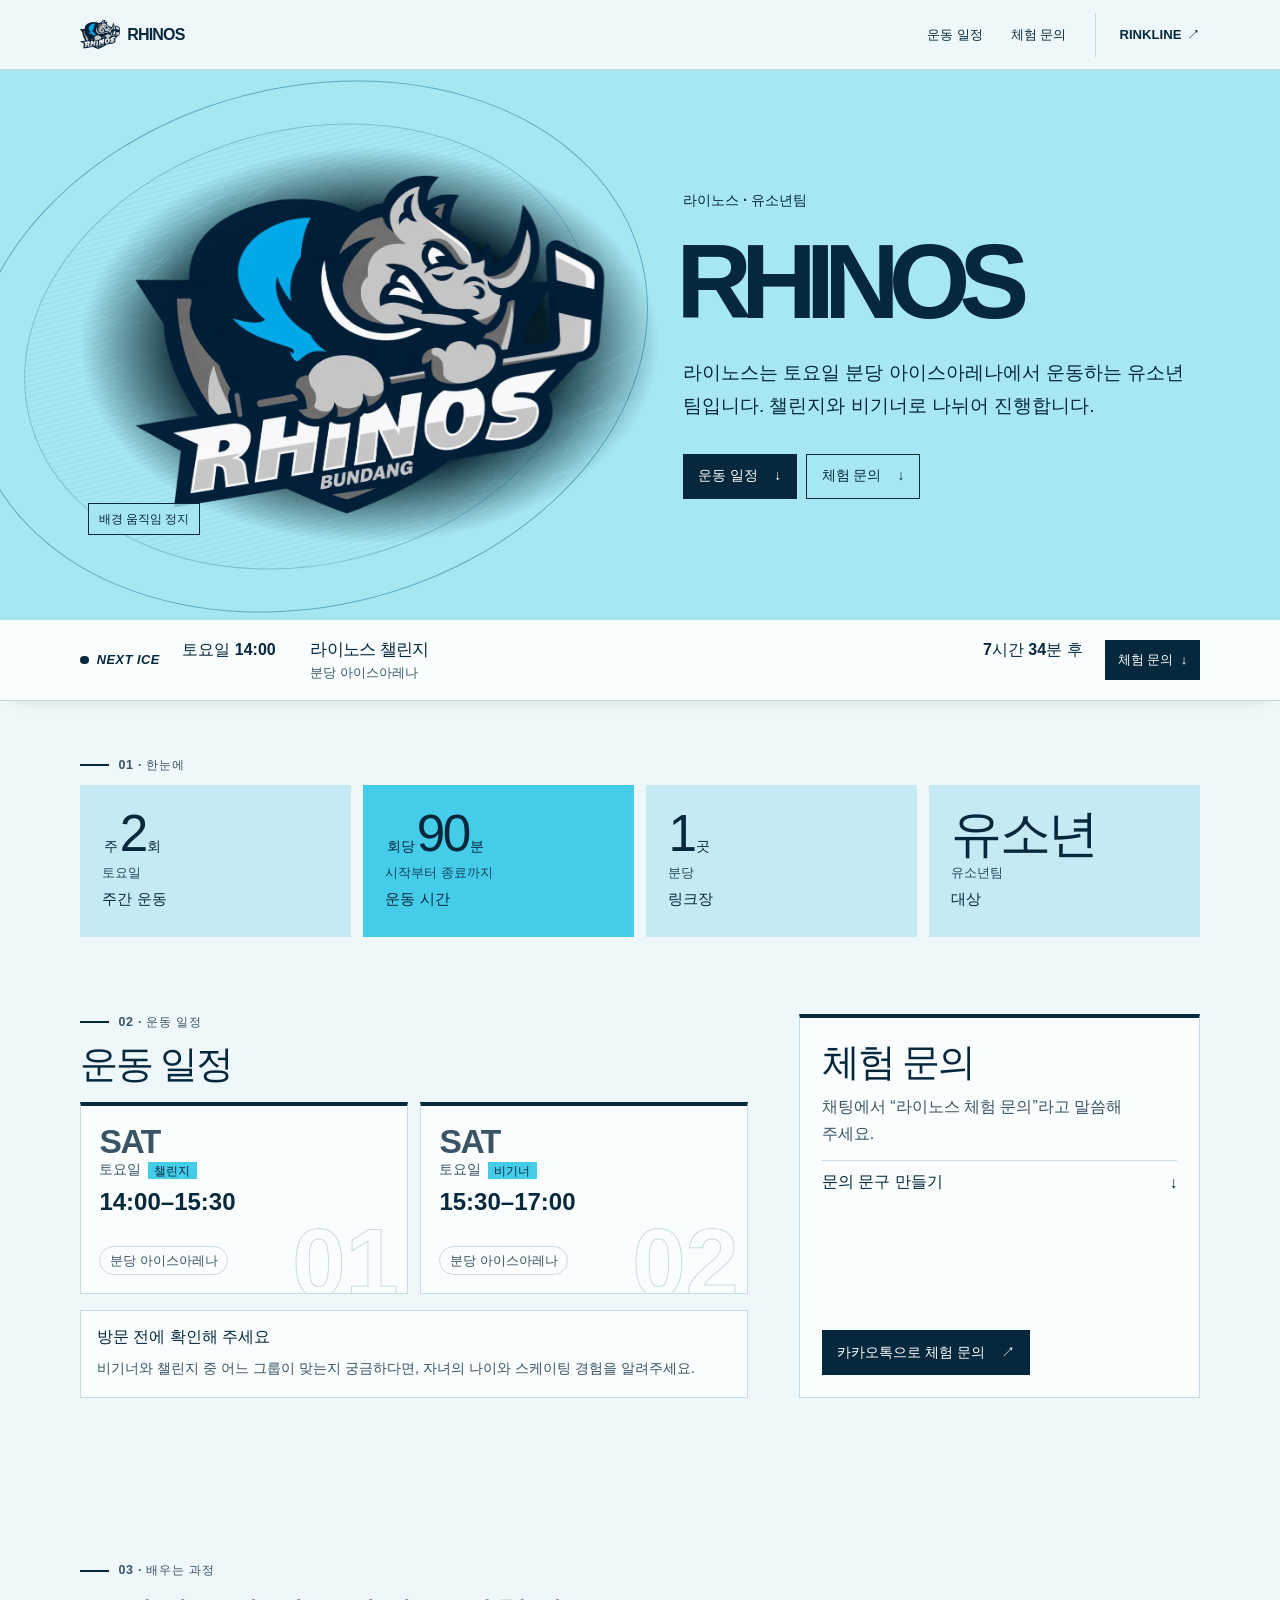
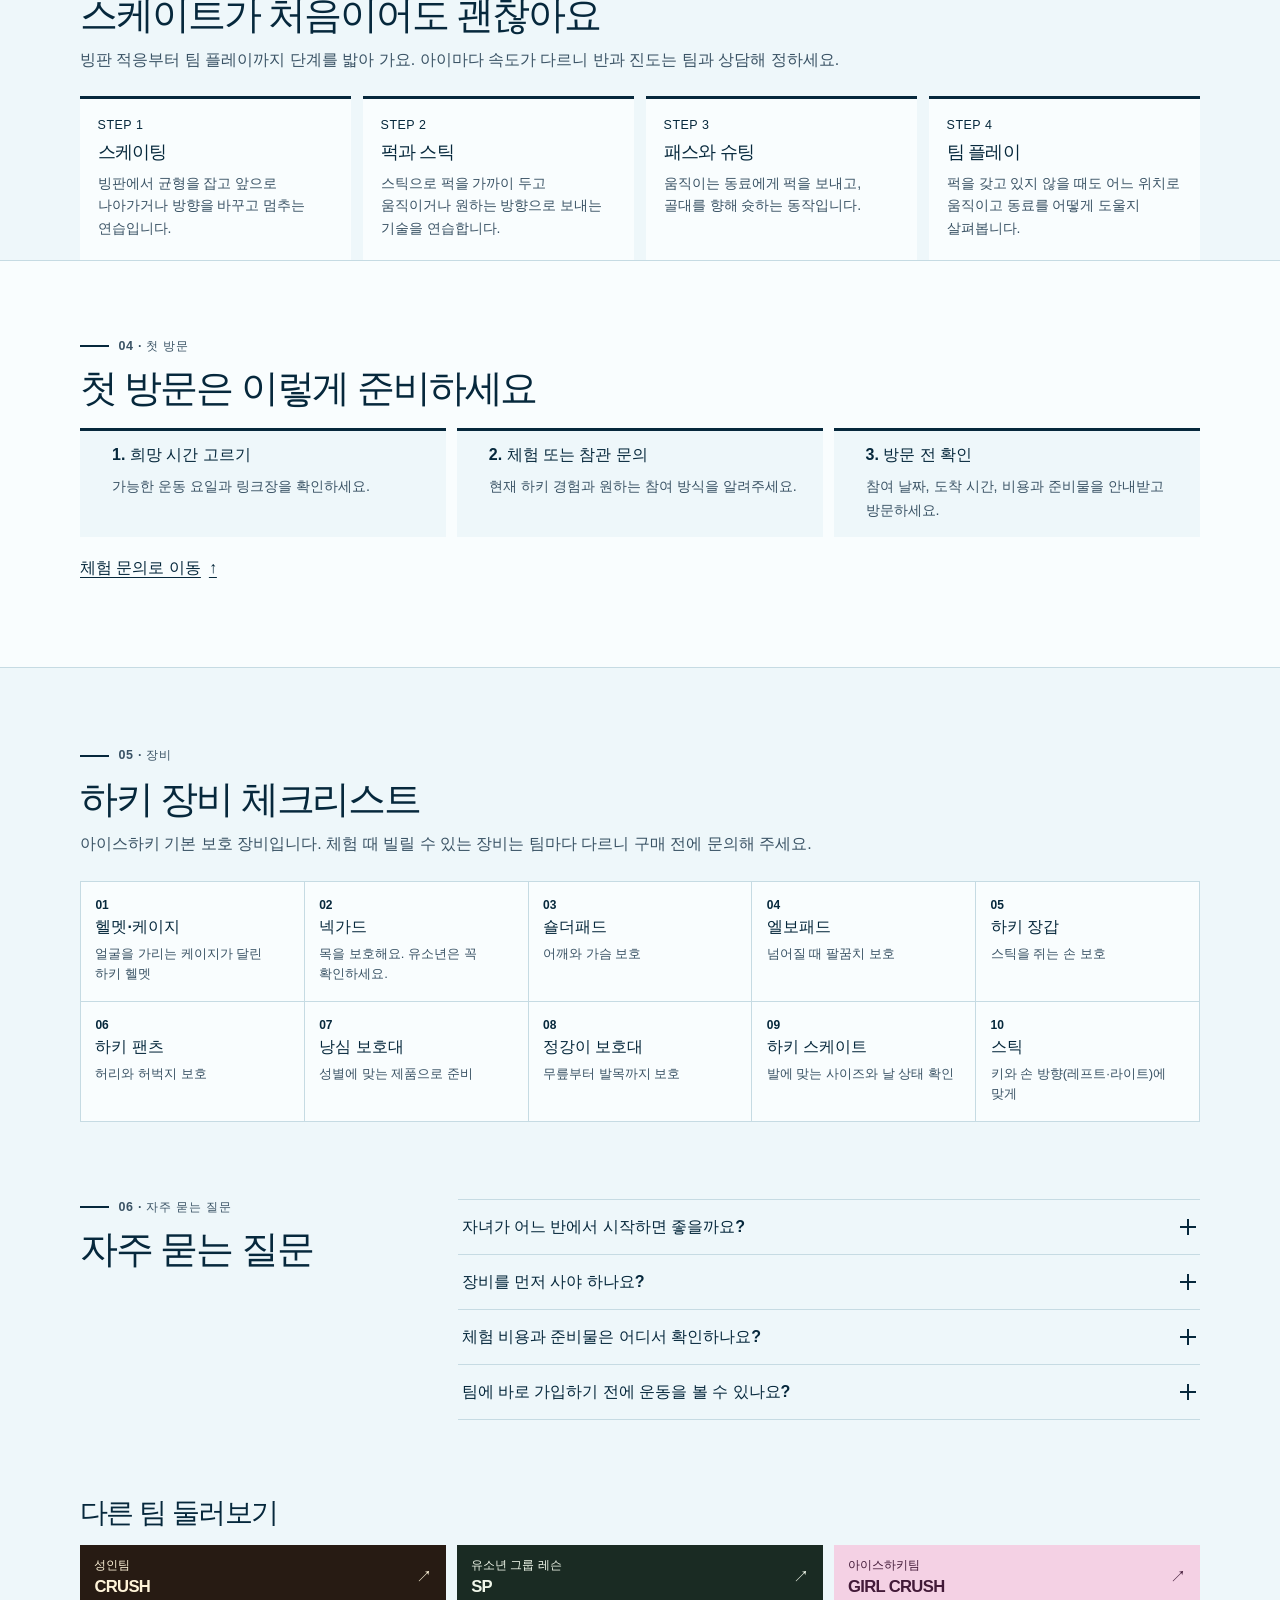
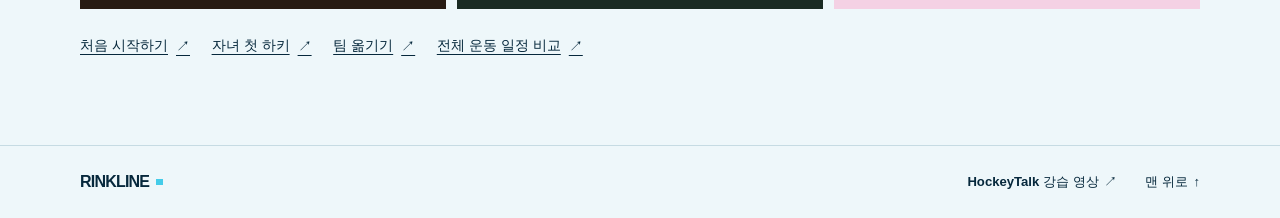
<file: index.html>
<!doctype html>
<html lang="ko">
<head>
  <meta charset="utf-8">
  <meta name="viewport" content="width=device-width, initial-scale=1">
  <title>라이노스 | 분당 유소년 아이스하키 팀 – 링크라인 하키</title>
  <meta name="description" content="라이노스는 토요일 분당 아이스아레나에서 챌린지·비기너 반으로 운동하는 유소년 아이스하키 팀입니다. 자녀에게 맞는 반과 체험 방법을 확인하세요.">
  <link rel="canonical" href="https://wooengcompany.github.io/Rhinos-Hockey/">
  <meta property="og:type" content="website">
  <meta property="og:locale" content="ko_KR">
  <meta property="og:site_name" content="라이노스">
  <meta property="og:title" content="라이노스 | 분당 유소년 아이스하키 팀 – 링크라인 하키">
  <meta property="og:description" content="라이노스는 토요일 분당 아이스아레나에서 챌린지·비기너 반으로 운동하는 유소년 아이스하키 팀입니다. 자녀에게 맞는 반과 체험 방법을 확인하세요.">
  <meta property="og:url" content="https://wooengcompany.github.io/Rhinos-Hockey/">
  <meta property="og:image" content="https://wooengcompany.github.io/Rhinos-Hockey/logo.png">
  <link rel="icon" type="image/png" href="./favicon.png">
  <link rel="stylesheet" href="./style.css">
  <script type="application/ld+json">{"@context":"https://schema.org","@graph":[{"@type":"WebSite","@id":"https://wooengcompany.github.io/Rhinos-Hockey/#website","name":"라이노스","url":"https://wooengcompany.github.io/Rhinos-Hockey/","inLanguage":"ko"},{"@type":"WebPage","@id":"https://wooengcompany.github.io/Rhinos-Hockey/#webpage","name":"라이노스 | 분당 유소년 아이스하키 팀 – 링크라인 하키","description":"라이노스는 토요일 분당 아이스아레나에서 챌린지·비기너 반으로 운동하는 유소년 아이스하키 팀입니다. 자녀에게 맞는 반과 체험 방법을 확인하세요.","url":"https://wooengcompany.github.io/Rhinos-Hockey/","inLanguage":"ko","isPartOf":{"@id":"https://wooengcompany.github.io/Rhinos-Hockey/#website"},"about":{"@id":"https://wooengcompany.github.io/Rhinos-Hockey/#team"}},{"@type":"SportsTeam","@id":"https://wooengcompany.github.io/Rhinos-Hockey/#team","name":"라이노스","alternateName":"RHINOS","sport":"Ice hockey","url":"https://wooengcompany.github.io/Rhinos-Hockey/","logo":"https://wooengcompany.github.io/Rhinos-Hockey/logo.png","location":[{"@type":"Place","name":"분당 아이스아레나"}],"memberOf":{"@id":"https://wooengcompany.github.io/Rinkline/#organization"}}]}</script>
  <script type="module" src="./practice-clock.mjs"></script>
  <script type="module" src="./inquiry-draft.mjs"></script>
</head>
<body>
<div class="site site-rhinos theme-rhinos">
    
    <a class="skip-link" href="#main">본문으로 건너뛰기</a>
    <header class="site-header">
      <div class="wrap nav-inner">
        <a class="brand" href="./">
          <img src="./logo.webp" width="40" height="40" alt="">
          <span>RHINOS</span>
        </a>
        <nav aria-label="주 메뉴">
          <a href="#schedule">운동 일정</a><a href="#join">체험 문의</a>
          <a class="hub-link" href="https://wooengcompany.github.io/Rinkline/">RINKLINE<span class="arrow" aria-hidden="true">↗</span></a>
        </nav>
      </div>
    </header>
    
    <main id="main">
      <section class="team-hero" aria-labelledby="team-title">
    <div class="wrap team-hero-inner">
      <div class="team-intro">
        <p class="eyebrow">라이노스 · 유소년팀</p>
        <h1 class="display" id="team-title">RHINOS</h1>
        <p class="hero-description">라이노스는 토요일 분당 아이스아레나에서 운동하는 유소년 팀입니다. 챌린지와 비기너로 나뉘어 진행합니다.</p>
        <div class="hero-actions">
          <a class="button " href="#schedule">운동 일정<span class="arrow" aria-hidden="true">↓</span></a>
          <a class="button button-outline" href="#join">체험 문의<span class="arrow" aria-hidden="true">↓</span></a>
        </div>
      </div>
      <div class="team-poster">
        <video class="hero-video" autoplay muted loop playsinline preload="metadata" poster="./ice-texture.webp" aria-hidden="true" tabindex="-1">
      <source src="./hero.mp4" type="video/mp4">
    </video>
        <div class="poster-detail" aria-hidden="true"></div>
        <img src="./logo.webp" width="1145" height="826" alt="" fetchpriority="high">
        <button type="button" class="video-toggle" aria-pressed="false" hidden>배경 움직임 정지</button>
      </div>
    </div>
  </section>
  <div class="next-practice" data-next-practice="1" hidden>
    <div class="wrap next-practice-inner">
      <p class="next-up-label">NEXT ICE</p>
      <ol></ol>
      <a class="next-cta" href="#join">체험 문의<span class="arrow" aria-hidden="true">↓</span></a>
    </div>
  </div>
      <section class="wrap team-stats" aria-labelledby="stats-title">
    <p class="chapter">01 · 한눈에</p>
    <h2 class="visually-hidden" id="stats-title">라이노스 한눈에 보기</h2>
    <dl class="stat-cards">
      <div>
        <dt>주간 운동</dt>
        <dd><span class="stat-value"><small>주</small>2<small>회</small></span><span class="stat-note">토요일</span></dd>
      </div><div>
        <dt>운동 시간</dt>
        <dd><span class="stat-value"><small>회당</small>90<small>분</small></span><span class="stat-note">시작부터 종료까지</span></dd>
      </div><div>
        <dt>링크장</dt>
        <dd><span class="stat-value">1<small>곳</small></span><span class="stat-note">분당</span></dd>
      </div><div>
        <dt>대상</dt>
        <dd><span class="stat-value">유소년</span><span class="stat-note">유소년팀</span></dd>
      </div>
    </dl>
  </section>
      <div class="wrap section team-details">
        <section id="schedule" aria-labelledby="schedule-title">
          <p class="chapter">02 · 운동 일정</p>
          <h2 id="schedule-title">운동 일정</h2>
          <ul class="schedule-list"><li class="schedule-row" data-day="토요일" data-region="분당" data-team="라이노스 챌린지" data-place="분당 아이스아레나">
      <span class="schedule-day"><b class="schedule-code" aria-hidden="true">SAT</b>토요일<small>챌린지</small></span>
      <span class="schedule-time"><time datetime="14:00">14:00</time><span aria-hidden="true">–</span><span class="visually-hidden">부터 </span><time datetime="15:30">15:30</time></span>
      <a class="schedule-place" href="https://map.naver.com/p/search/%EB%B6%84%EB%8B%B9%20%EC%95%84%EC%9D%B4%EC%8A%A4%EC%95%84%EB%A0%88%EB%82%98">분당 아이스아레나<span class="visually-hidden"> 지도 보기</span></a>
    </li><li class="schedule-row" data-day="토요일" data-region="분당" data-team="라이노스 비기너" data-place="분당 아이스아레나">
      <span class="schedule-day"><b class="schedule-code" aria-hidden="true">SAT</b>토요일<small>비기너</small></span>
      <span class="schedule-time"><time datetime="15:30">15:30</time><span aria-hidden="true">–</span><span class="visually-hidden">부터 </span><time datetime="17:00">17:00</time></span>
      <a class="schedule-place" href="https://map.naver.com/p/search/%EB%B6%84%EB%8B%B9%20%EC%95%84%EC%9D%B4%EC%8A%A4%EC%95%84%EB%A0%88%EB%82%98">분당 아이스아레나<span class="visually-hidden"> 지도 보기</span></a>
    </li></ul>
          <div class="visit-note"><h3>방문 전에 확인해 주세요</h3><p>비기너와 챌린지 중 어느 그룹이 맞는지 궁금하다면, 자녀의 나이와 스케이팅 경험을 알려주세요.</p></div>
        </section>
        <section class="join-panel" id="join" aria-labelledby="join-title">
    <div>
      <h2 id="join-title">체험 문의</h2>
      <p>채팅에서 “라이노스 체험 문의”라고 말씀해 주세요.</p>
        <details class="inquiry-draft" data-team="라이노스" hidden>
          <summary>문의 문구 만들기<span class="arrow" aria-hidden="true">↓</span></summary>
          <p class="draft-help">문구를 복사한 뒤 채팅이나 이메일에서 빈칸을 채워 보내세요.</p>
          <div class="draft-controls">
            <label>문의 목적
              <select name="purpose">
                <option value="youth">자녀 체험</option>
                <option value="transfer">팀 이동</option>
                <option value="watch">훈련 참관</option>
              </select>
            </label>
            <label>희망 일정
              <select name="session">
                <option value="">일정 상담</option>
                <option>토요일 챌린지 14:00–15:30 · 분당 아이스아레나</option><option>토요일 비기너 15:30–17:00 · 분당 아이스아레나</option>
              </select>
            </label>
          </div>
          <label class="draft-message">보낼 문구<textarea readonly rows="6"></textarea></label>
          <div class="draft-feedback"><button type="button" class="copy-draft" hidden>문구 복사</button><span role="status"></span></div>
        </details>
    </div>
    <a class="button " href="https://open.kakao.com/o/sJYblUYi">카카오톡으로 체험 문의<span class="arrow" aria-hidden="true">↗</span></a>
  </section>
      </div>
      <section class="wrap section learn" aria-labelledby="learn-title">
    <div class="section-heading">
      <p class="chapter">03 · 배우는 과정</p>
      <h2 id="learn-title">스케이트가 처음이어도 괜찮아요</h2>
      <p>빙판 적응부터 팀 플레이까지 단계를 밟아 가요. 아이마다 속도가 다르니 반과 진도는 팀과 상담해 정하세요.</p>
    </div>
    <ol class="learn-steps">
      <li><span class="learn-step">STEP 1</span><strong>스케이팅</strong><p>빙판에서 균형을 잡고 앞으로 나아가거나 방향을 바꾸고 멈추는 연습입니다.</p></li><li><span class="learn-step">STEP 2</span><strong>퍽과 스틱</strong><p>스틱으로 퍽을 가까이 두고 움직이거나 원하는 방향으로 보내는 기술을 연습합니다.</p></li><li><span class="learn-step">STEP 3</span><strong>패스와 슈팅</strong><p>움직이는 동료에게 퍽을 보내고, 골대를 향해 슛하는 동작입니다.</p></li><li><span class="learn-step">STEP 4</span><strong>팀 플레이</strong><p>퍽을 갖고 있지 않을 때도 어느 위치로 움직이고 동료를 어떻게 도울지 살펴봅니다.</p></li>
    </ol>
  </section>
      <section class="visit-section" aria-labelledby="visit-title">
        <div class="wrap section">
          <p class="chapter">04 · 첫 방문</p>
          <h2 id="visit-title">첫 방문은 이렇게 준비하세요</h2>
          <ol class="visit-steps">
            <li><strong>희망 시간 고르기</strong><p>가능한 운동 요일과 링크장을 확인하세요.</p></li>
            <li><strong>체험 또는 참관 문의</strong><p>현재 하키 경험과 원하는 참여 방식을 알려주세요.</p></li>
            <li><strong>방문 전 확인</strong><p>참여 날짜, 도착 시간, 비용과 준비물을 안내받고 방문하세요.</p></li>
          </ol>
          <a class="text-link" href="#join">체험 문의로 이동<span class="arrow" aria-hidden="true">↑</span></a>
        </div>
      </section>
      <section class="wrap section gear" aria-labelledby="gear-title">
    <div class="section-heading">
      <p class="chapter">05 · 장비</p>
      <h2 id="gear-title">하키 장비 체크리스트</h2>
      <p>아이스하키 기본 보호 장비입니다. 체험 때 빌릴 수 있는 장비는 팀마다 다르니 구매 전에 문의해 주세요.</p>
    </div>
    <ol class="gear-list">
      <li><strong>헬멧·케이지</strong><span>얼굴을 가리는 케이지가 달린 하키 헬멧</span></li><li><strong>넥가드</strong><span>목을 보호해요. 유소년은 꼭 확인하세요.</span></li><li><strong>숄더패드</strong><span>어깨와 가슴 보호</span></li><li><strong>엘보패드</strong><span>넘어질 때 팔꿈치 보호</span></li><li><strong>하키 장갑</strong><span>스틱을 쥐는 손 보호</span></li><li><strong>하키 팬츠</strong><span>허리와 허벅지 보호</span></li><li><strong>낭심 보호대</strong><span>성별에 맞는 제품으로 준비</span></li><li><strong>정강이 보호대</strong><span>무릎부터 발목까지 보호</span></li><li><strong>하키 스케이트</strong><span>발에 맞는 사이즈와 날 상태 확인</span></li><li><strong>스틱</strong><span>키와 손 방향(레프트·라이트)에 맞게</span></li>
    </ol>
  </section>
      <section class="wrap section faq-section" aria-labelledby="faq-title">
    <div><p class="chapter">06 · 자주 묻는 질문</p><h2 id="faq-title">자주 묻는 질문</h2></div>
    <div class="faq-list">
      <details><summary>자녀가 어느 반에서 시작하면 좋을까요?<span aria-hidden="true"></span></summary><p>자녀의 나이와 스케이트 경험을 알려주세요. 라이노스는 비기너와 챌린지 시간이 따로 있고, SP는 그룹 레슨의 참여 대상과 운영 방식을 문의할 수 있어요.</p></details><details><summary>장비를 먼저 사야 하나요?<span aria-hidden="true"></span></summary><p>구매 전에 체험에 필요한 장비와 대여 가능한 품목을 확인해 보세요. 장비가 있다면 보유한 품목을 알려주면 준비물을 안내받기 쉽습니다.</p></details><details><summary>체험 비용과 준비물은 어디서 확인하나요?<span aria-hidden="true"></span></summary><p>희망 팀 페이지의 문의 채널에서 체험 비용, 장비 대여 여부, 준비물과 도착 시간을 확인해 주세요.</p></details><details><summary>팀에 바로 가입하기 전에 운동을 볼 수 있나요?<span aria-hidden="true"></span></summary><p>체험이나 참관이 가능한 날짜를 팀에 문의해 주세요. 기존 하키 경험과 방문 가능한 요일을 함께 알려주면 이야기를 시작하기 쉽습니다.</p></details>
    </div>
  </section>
      <section class="wrap section nearby" aria-labelledby="nearby-title">
        <h2 id="nearby-title">다른 팀 둘러보기</h2>
        <div class="nearby-links">
          <a class="theme-crush" href="https://wooengcompany.github.io/Crush-Hockey/">
            <span><small>성인팀</small><strong>CRUSH</strong></span><span class="arrow" aria-hidden="true">↗</span>
          </a><a class="theme-sp" href="https://wooengcompany.github.io/SP-Hockey/">
            <span><small>유소년 그룹 레슨</small><strong>SP</strong></span><span class="arrow" aria-hidden="true">↗</span>
          </a><a class="theme-girlcrush" href="https://wooengcompany.github.io/Girlcrush-Hockey/">
            <span><small>아이스하키팀</small><strong>GIRL CRUSH</strong></span><span class="arrow" aria-hidden="true">↗</span>
          </a>
        </div>
        <div class="team-guide-links">
          <a class="text-link" href="https://wooengcompany.github.io/Rinkline/#start">처음 시작하기<span class="arrow" aria-hidden="true">↗</span></a><a class="text-link" href="https://wooengcompany.github.io/Rinkline/#youth">자녀 첫 하키<span class="arrow" aria-hidden="true">↗</span></a><a class="text-link" href="https://wooengcompany.github.io/Rinkline/#transfer">팀 옮기기<span class="arrow" aria-hidden="true">↗</span></a>
          <a class="text-link" href="https://wooengcompany.github.io/Rinkline/#schedule">전체 운동 일정 비교<span class="arrow" aria-hidden="true">↗</span></a>
        </div>
      </section>
      <a class="sticky-cta" href="#join">라이노스 체험 문의<span class="arrow" aria-hidden="true">↑</span></a>
    </main>
    
    <footer class="site-footer">
      <div class="wrap footer-inner">
        <a class="brand" href="https://wooengcompany.github.io/Rinkline/">RINKLINE<span class="brand-dot" aria-hidden="true"></span></a>
        <nav aria-label="하단 메뉴">
          <a href="https://wooengcompany.github.io/HockeyTalk/">HockeyTalk 강습 영상<span class="arrow" aria-hidden="true">↗</span></a>
          <a href="#main">맨 위로<span class="arrow" aria-hidden="true">↑</span></a>
        </nav>
      </div>
    </footer>
  </div>
</body>
</html>
</file>
<file: style.css>
:root {
  color-scheme: light;
  font-family: Arial, "Apple SD Gothic Neo", "Malgun Gothic", sans-serif;
  font-synthesis: none;
  scroll-padding-top: 1rem;
}

*, *::before, *::after { box-sizing: border-box; }
body { margin: 0; }
h1, h2, h3, p, ul { margin: 0; }
a { color: inherit; text-decoration: none; }
img { display: block; max-width: 100%; height: auto; }
:focus-visible { outline: 3px solid var(--focus-ring, currentColor); outline-offset: 4px; }

.theme-hub {
  --paper: #f4f3ea;
  --panel: #fffef8;
  --ink: #102433;
  --muted: #425462;
  --line: #d5d9d3;
  --accent: #c82b37;
  --action: #a9212c;
  --action-ink: #fff;
  --field: #102433;
  --field-ink: #f4f3ea;
  --card-bg: #102433;
  --card-ink: #fffef8;
}

.theme-crush {
  --paper: #fbf5e5;
  --panel: #fffcf4;
  --ink: #241b13;
  --muted: #5a4c37;
  --line: #ddceac;
  --accent: #ffc63c;
  --action: #ffc63c;
  --action-ink: #241b13;
  --field: #1e1812;
  --field-ink: #fff3cf;
  --card-bg: #271b13;
  --card-ink: #fff4d9;
  --action-text: #7a5200;
}

.theme-rhinos {
  --paper: #eef7fa;
  --panel: #f9fdfe;
  --ink: #06283c;
  --muted: #3a5365;
  --line: #c6dbe3;
  --accent: #44cce9;
  --action: #06283c;
  --action-ink: #fff;
  --field: #a6e7f2;
  --field-ink: #06283c;
  --card-bg: #c5eaf3;
  --card-ink: #06283c;
}

.theme-sp {
  --paper: #eef1eb;
  --panel: #f9fbf6;
  --ink: #151c1b;
  --muted: #424e49;
  --line: #cdd6cd;
  --accent: #aee389;
  --action: #aee389;
  --action-ink: #151c1b;
  --field: #14231e;
  --field-ink: #f1f8eb;
  --card-bg: #1a2b23;
  --card-ink: #f1f8eb;
  --action-text: #2f6b1d;
}

.theme-girlcrush {
  --paper: #fff2f5;
  --panel: #fffbfc;
  --ink: #3b1a32;
  --muted: #63455e;
  --line: #e9ccda;
  --accent: #f1a7cd;
  --action: #7f2257;
  --action-ink: #fff;
  --field: #f4cfdf;
  --field-ink: #421a38;
  --card-bg: #f4d1e4;
  --card-ink: #421a38;
}

.site {
  --focus-ring: var(--ink);
  --motion-ease: cubic-bezier(.2, .75, .3, 1);
  --motion-fast: 180ms;
  min-height: 100vh;
  background: var(--paper);
  color: var(--ink);
}

.team-hero, .hub-poster, .guide-section, .next-up, .stat-row { --focus-ring: var(--field-ink); }
.wrap { width: min(1120px, calc(100% - clamp(2rem, 8vw, 7rem))); margin-inline: auto; }
.section { padding-block: clamp(2.75rem, 6vw, 5.5rem); }
.section-heading { margin-bottom: 1.45rem; }
.section-heading p, .join-panel p { margin-top: .55rem; color: var(--muted); line-height: 1.7; }
.section-heading p, .join-panel p, .hero-description, .schedule-place { word-break: keep-all; overflow-wrap: anywhere; }
h2 { font-size: clamp(1.55rem, 3.1vw, 2.4rem); line-height: 1.15; letter-spacing: -.055em; }

.visually-hidden {
  position: absolute;
  width: 1px;
  height: 1px;
  clip-path: inset(50%);
  overflow: hidden;
  white-space: nowrap;
}

.skip-link {
  position: absolute;
  z-index: 5;
  top: .6rem;
  left: .6rem;
  transform: translateY(-200%);
  padding: .8rem;
  background: var(--panel);
  font-weight: 700;
}

.skip-link:focus-visible { transform: translateY(0); }
.site-header { border-bottom: 1px solid var(--line); }
.nav-inner, .footer-inner { display: flex; justify-content: space-between; align-items: center; gap: 1rem; }
.nav-inner { min-height: 69px; }
.brand { display: inline-flex; align-items: center; gap: .45rem; font-weight: 900; letter-spacing: -.05em; white-space: nowrap; }
.brand img { width: 40px; height: 40px; object-fit: contain; }
.site-sp .brand img { padding: 4px; background: var(--field); border-radius: 50%; }
.brand-dot { width: .42rem; height: .42rem; background: var(--accent); }
.site-header nav, .site-footer nav { display: flex; align-items: center; gap: clamp(.65rem, 3vw, 1.75rem); }
.site-header nav a, .site-footer nav a { display: inline-flex; align-items: center; gap: .35rem; min-height: 44px; font-size: .82rem; font-weight: 700; white-space: nowrap; }
.site-header nav a:hover, .site-footer nav a:hover { text-decoration: underline; text-underline-offset: .32rem; }
.hub-link { border-left: 1px solid var(--line); padding-left: clamp(.6rem, 2.5vw, 1.5rem); }
.arrow { flex: 0 0 auto; font-family: Arial, sans-serif; line-height: 1; }
.site-footer { padding-block: .9rem; border-top: 1px solid var(--line); }

.display {
  font-family: "Arial Black", Arial, sans-serif;
  font-size: clamp(3.35rem, 9.6vw, 9.3rem);
  font-weight: 900;
  line-height: .81;
  letter-spacing: -.105em;
}

.eyebrow { margin-bottom: clamp(1rem, 3vw, 1.8rem); font-size: .9rem; font-weight: 900; }
.hero-description { margin-block: clamp(1.25rem, 3vw, 2rem); font-size: clamp(.98rem, 1.8vw, 1.18rem); line-height: 1.75; }
.hero-actions { display: flex; flex-wrap: wrap; gap: .6rem; }
.button {
  display: inline-flex;
  justify-content: space-between;
  align-items: center;
  gap: 1rem;
  min-height: 45px;
  padding: .6rem .9rem;
  border: 1px solid var(--action);
  background: var(--action);
  color: var(--action-ink);
  font-size: .87rem;
  font-weight: 800;
  white-space: nowrap;
}

.button:hover { text-decoration: underline; text-underline-offset: .25rem; }
.button-outline { background: transparent; color: inherit; border-color: currentColor; }

.hub-hero {
  display: grid;
  grid-template-columns: 1fr 1fr;
  align-items: stretch;
  gap: clamp(1rem, 3vw, 2rem) clamp(1.6rem, 4.4vw, 4.15rem);
  padding-top: clamp(2.2rem, 6vw, 5.25rem);
}

.hub-intro { align-self: center; padding-block: .8rem 1.1rem; }
.hub-intro .eyebrow { display: flex; align-items: center; gap: .55rem; color: var(--action); }
.hub-intro .eyebrow::before { content: ""; width: 1.23rem; height: 3px; background: currentColor; }
.hub-intro .display { margin-left: -.06em; font-size: clamp(3rem, 9.2vw, 8.6rem); }
.hub-intro .display span { color: var(--action); }
.hub-intro .hero-description { color: var(--muted); }
.hub-poster {
  position: relative;
  isolation: isolate;
  display: grid;
  min-height: 325px;
  place-items: center;
  overflow: hidden;
  background: radial-gradient(ellipse at 43% 42%, #10243330, #10243380 78%),
    var(--field) url("./ice-texture.webp") center / cover;
  color: var(--field-ink);
}

.hub-poster::before, .hub-poster::after {
  position: absolute;
  content: "";
  width: 1px;
  height: 116%;
  top: -8%;
  left: 50%;
  background: #f4f3ea52;
  transform: rotate(37deg);
}

.hub-poster::after { background: #e7535b; transform: rotate(-37deg); opacity: .47; }
.hub-poster img { position: relative; z-index: 1; width: min(58%, 260px); filter: drop-shadow(0 10px 16px #081a27a6); }
.rink-diagram {
  position: absolute;
  top: 50%;
  left: 50%;
  width: 80%;
  aspect-ratio: 1.76;
  transform: translate(-50%, -50%) rotate(-14deg);
  border: 1px solid #f4f3ea70;
  border-radius: 21% / 36%;
  color: #f4f3ea70;
}

.rink-zone { position: absolute; top: 0; bottom: 0; border-left: 1px solid; }
.zone-left { left: 31%; }
.zone-right { right: 31%; }
.rink-faceoff, .rink-center { position: absolute; aspect-ratio: 1; width: 16%; border-radius: 50%; border: 1px solid; }
.faceoff-top-left { left: 11%; top: 13%; }
.faceoff-bottom-left { left: 11%; bottom: 13%; }
.faceoff-top-right { right: 11%; top: 13%; }
.faceoff-bottom-right { right: 11%; bottom: 13%; }
.rink-center { top: 50%; left: 50%; width: 17%; transform: translate(-50%, -50%); }

.puck-track {
  position: absolute;
  inset: 0;
  color: #ffc1a0;
  transform: translate(35%, 16%);
}

.puck-track b {
  position: absolute;
  top: 50%;
  left: 50%;
  width: clamp(.45rem, 1.2vw, .85rem);
  aspect-ratio: 1;
  border: 2px solid currentColor;
  border-radius: 50%;
  background: #a9212c;
  box-shadow: 0 0 16px currentColor;
}

.pathways {
  display: grid;
  grid-column: 1 / -1;
  grid-template-columns: repeat(3, minmax(0, 1fr));
  gap: .75rem;
}

.pathway {
  display: flex;
  align-items: center;
  justify-content: space-between;
  gap: 1rem;
  padding: clamp(1rem, 2.5vw, 1.65rem);
  border: 1px solid var(--line);
  border-top: 4px solid var(--path-color);
  background: var(--panel);
}

.pathway-start { --path-color: var(--action); }
.pathway-youth { --path-color: #195e73; }
.pathway-transfer { --path-color: var(--field); }
.pathway-copy { display: grid; gap: .38rem; }
.pathway strong { font-size: clamp(1.22rem, 2.45vw, 1.8rem); letter-spacing: -.065em; }
.pathway-copy > span { color: var(--muted); line-height: 1.55; }
.pathway > .arrow { display: grid; place-items: center; width: 2.2rem; aspect-ratio: 1; border: 1px solid; color: var(--path-color); }
.pathway:is(:hover, :focus-visible) { border-color: var(--path-color); }
.pathway:is(:hover, :focus-visible) > .arrow { background: var(--path-color); border-color: var(--path-color); color: #fff; }

.guide-section {
  background: var(--field);
  color: var(--field-ink);
}

.guide-section .section-heading p { color: #dbe5eb; }
.guide-grid { display: grid; grid-template-columns: repeat(3, minmax(0, 1fr)); gap: clamp(.8rem, 2vw, 1.25rem); }
.guide {
  --guide-marker: #ffc1a0;
  display: flex;
  flex-direction: column;
  padding: clamp(1.15rem, 3vw, 2.1rem);
  border: 1px solid #8199a8;
  background: #1a3242;
}
.guide#youth { --guide-marker: #a6e7f2; }
.guide#transfer { --guide-marker: #dce6ef; }
.guide:target { outline: 2px solid var(--guide-marker); outline-offset: 3px; }
.guide h3 { font-size: clamp(1.25rem, 2.35vw, 1.8rem); letter-spacing: -.055em; }
.guide ol { margin: 1.45rem 0 1.1rem; padding: 0; list-style: none; }
.guide li { position: relative; padding: 0 0 1.1rem 2.65rem; }
.guide li:not(:last-child)::after { position: absolute; top: 1.7rem; bottom: 0; left: .84rem; width: 1px; background: #8199a8; content: ""; }
.guide-step-number {
  position: absolute;
  top: -.05rem;
  left: 0;
  display: grid;
  place-items: center;
  width: 1.75rem;
  aspect-ratio: 1;
  border: 1px solid;
  border-radius: 50%;
  color: var(--guide-marker);
  font-size: .78rem;
  font-weight: 800;
}
.guide li:last-child { padding-bottom: 0; }
.guide p { margin-top: .32rem; color: #dbe5eb; line-height: 1.65; }
.guide .text-link { color: var(--guide-marker); }
.guide-actions { display: flex; flex-wrap: wrap; gap: 0 .9rem; margin-top: auto; }
.text-link { display: inline-flex; align-items: center; gap: .5rem; min-height: 44px; font-weight: 800; text-decoration: underline; text-underline-offset: .26rem; }

.schedule-filters { display: flex; flex-wrap: wrap; align-items: end; gap: .75rem; margin-bottom: .9rem; }
.schedule-filters[hidden], .schedule-row[hidden] { display: none; }
.schedule-filters label { display: grid; gap: .35rem; min-width: min(9rem, 100%); font-size: .85rem; font-weight: 800; }
.schedule-filters select, .schedule-filters button {
  min-height: 44px;
  padding: .5rem .65rem;
  border: 1px solid var(--muted);
  border-radius: 0;
  background: var(--panel);
  color: var(--ink);
  font: inherit;
}
.schedule-filters button { cursor: pointer; font-size: .84rem; font-weight: 800; }
.schedule-filters button:hover { background: var(--paper); }
.filter-status { margin-bottom: .8rem; color: var(--muted); font-size: .9rem; font-weight: 700; }
.filter-status:empty { display: none; }
.schedule-team-type { margin-top: .3rem; color: var(--muted); font-size: .82rem; }
.schedule-location-link { margin-top: .8rem; }

.location-grid { display: grid; grid-template-columns: repeat(3, minmax(0, 1fr)); gap: .85rem; }
.location { padding: clamp(1rem, 3vw, 1.5rem); background: var(--panel); border: 1px solid var(--line); border-top: 4px solid var(--action); }
.location > p { margin-bottom: .42rem; color: var(--action-text, var(--action)); font-size: .85rem; font-weight: 800; }
.location h3, .skill-board dt { font-size: clamp(1.08rem, 2vw, 1.4rem); letter-spacing: -.055em; }
.location ul { margin-top: .8rem; padding: 0; list-style: none; }
.location li { border-top: 1px solid var(--line); }
.location li a { display: flex; align-items: center; justify-content: space-between; flex-wrap: wrap; gap: .3rem .6rem; min-height: 44px; }
.location li a:hover strong { text-decoration: underline; text-underline-offset: .2rem; }
.location li a > span { display: inline-flex; align-items: center; gap: .42rem; color: var(--muted); font-size: .82rem; }

.fundamentals { display: grid; grid-template-columns: minmax(0, .8fr) minmax(0, 1.2fr); align-items: start; gap: 1.6rem; border-block: 1px solid var(--line); }
.fundamentals-intro p, .hub-contact p, .visit-note p, .visit-steps p { margin-top: .55rem; color: var(--muted); line-height: 1.65; }
.fundamentals-intro a { margin-top: .6rem; }
.skill-board { display: grid; grid-template-columns: repeat(2, minmax(0, 1fr)); gap: 1px; margin: 0; padding: 1px; background: var(--line); }
.skill-board > div { padding: clamp(.85rem, 2.6vw, 1.45rem); background: var(--panel); }
.skill-board dt { display: flex; align-items: center; gap: .48rem; font-weight: 800; }
.skill-board dt::before { flex: 0 0 .55rem; width: .55rem; aspect-ratio: 1; border: 2px solid var(--action); border-radius: 50%; content: ""; }
.skill-board dd { margin: .42rem 0 0; color: var(--muted); font-size: .9rem; line-height: 1.65; }
.hub-contact { display: flex; align-items: center; justify-content: space-between; flex-wrap: wrap; gap: 1rem; margin-bottom: clamp(2.5rem, 6vw, 5rem); padding: clamp(1.2rem, 4vw, 2.25rem); border-left: 4px solid var(--action); background: var(--panel); }
.hub-contact h2 { font-size: clamp(1.35rem, 3vw, 2.15rem); }

.faq-section { display: grid; grid-template-columns: minmax(0, .65fr) minmax(0, 1.35fr); gap: 1.25rem; }
.faq-list { border-top: 1px solid var(--line); }
.faq-list details { border-bottom: 1px solid var(--line); }
.faq-list summary {
  display: flex;
  align-items: center;
  justify-content: space-between;
  gap: .8rem;
  min-height: 54px;
  padding: .7rem .25rem;
  cursor: pointer;
  font-weight: 800;
  line-height: 1.5;
  list-style: none;
}
.faq-list summary::-webkit-details-marker { display: none; }
.faq-list summary span { position: relative; flex: 0 0 1rem; width: 1rem; height: 1rem; color: var(--action-text, var(--action)); }
.faq-list summary span::before, .faq-list summary span::after { position: absolute; inset: calc(50% - 1px) 0 auto; height: 2px; background: currentColor; content: ""; }
.faq-list summary span::after { transform: rotate(90deg); }
.faq-list details[open] summary span::after { transform: rotate(0); }
.faq-list details p { padding: 0 1.5rem .85rem .25rem; color: var(--muted); line-height: 1.7; }
.pathway-copy, .guide, .faq-list, .location, .fundamentals, .hub-contact, .visit-note, .visit-steps { word-break: keep-all; overflow-wrap: anywhere; }

.visit-note { margin-top: 1rem; padding: 1rem; border: 1px solid var(--line); background: var(--panel); }
.visit-note h3 { font-size: 1rem; }
.visit-note p, .visit-steps p { font-size: .9rem; }
.visit-section { margin-bottom: clamp(2.5rem, 6vw, 5rem); border-block: 1px solid var(--line); background: var(--panel); }
.visit-steps { display: grid; grid-template-columns: repeat(3, minmax(0, 1fr)); gap: .65rem; margin: 1.1rem 0 .6rem; padding: 0; }
.visit-steps li { padding: .9rem .9rem .9rem 2rem; list-style-position: inside; border-top: 3px solid var(--action); background: var(--paper); }
.visit-steps li::marker { font-weight: 800; }
.inquiry-draft { margin-top: .8rem; border-top: 1px solid var(--line); }
.inquiry-draft summary { display: flex; justify-content: space-between; align-items: center; gap: .5rem; min-height: 44px; font-weight: 800; cursor: pointer; list-style: none; }
.inquiry-draft summary::-webkit-details-marker { display: none; }
.inquiry-draft[open] summary .arrow { transform: rotate(180deg); }
.join-panel > div { width: 100%; }
.web-inquiry { justify-content: flex-start; }
.web-inquiry-form { width: 100%; }
.web-inquiry-form fieldset { display: grid; gap: .75rem; min-width: 0; margin: 0; padding: 0; border: 0; }
.web-inquiry-form label { display: grid; gap: .35rem; min-width: 0; font-size: .875rem; font-weight: 750; }
.web-inquiry-schedule { display: grid; gap: .75rem; }
.web-inquiry-form input:not([type="checkbox"]), .web-inquiry-form select {
  width: 100%; min-width: 0; min-height: 44px; padding: .55rem; border: 1px solid var(--muted);
  border-radius: 0; background: var(--panel); color: var(--ink); font: inherit;
}
.web-inquiry-form .inquiry-consent { display: flex; align-items: flex-start; gap: .45rem; line-height: 1.6; }
.inquiry-consent input { flex: none; width: 1rem; height: 1rem; margin: .19rem 0 0; accent-color: var(--action-text, var(--action)); }
.inquiry-privacy { padding-block: .45rem; border-block: 1px solid var(--line); font-size: .84rem; line-height: 1.65; }
.inquiry-privacy summary { cursor: pointer; font-weight: 700; }
.web-inquiry-form button { justify-self: start; font-family: inherit; cursor: pointer; }
.web-inquiry-form fieldset:disabled button, .web-inquiry-form button:disabled { opacity: .55; cursor: default; }
.web-inquiry-feedback:empty { display: none; }
.join-panel .web-inquiry-feedback { color: var(--ink); font-weight: 700; }
.join-panel .draft-help { margin-top: 0; font-size: .85rem; }
.draft-controls { display: grid; gap: .65rem; margin-top: .7rem; }
.draft-controls label, .draft-message { display: grid; gap: .3rem; min-width: 0; font-size: .87rem; font-weight: 800; }
.draft-message { margin-top: .65rem; }
.draft-controls select, .draft-message textarea, .copy-draft { width: 100%; padding: .5rem; border: 1px solid var(--muted); border-radius: 0; background: var(--panel); color: var(--ink); font: inherit; }
.draft-controls select, .copy-draft { min-height: 44px; }
.draft-message textarea { resize: vertical; font-weight: 400; line-height: 1.55; }
.draft-feedback { display: flex; align-items: center; flex-wrap: wrap; gap: .5rem; margin-top: .48rem; color: var(--muted); font-size: .85rem; }
.copy-draft { width: auto; cursor: pointer; font-weight: 800; }
.copy-draft:hover { background: var(--paper); }
.team-guide-links { display: flex; flex-wrap: wrap; gap: .2rem 1.35rem; margin-top: .9rem; font-size: .9rem; }

@media (prefers-reduced-motion: no-preference) {
  .puck-track { animation: puck-pass 1.55s var(--motion-ease) .15s both; }
  .hub-poster img, .team-poster img { animation: poster-arrival 530ms var(--motion-ease) both; }
  .pathway > .arrow, .button .arrow, .team-card-arrow, .faq-list summary span::after { transition: transform var(--motion-fast) var(--motion-ease); }
  .pathway:is(:hover, :focus-visible) > .arrow { transform: translateY(.18rem); }
  .button:is(:hover, :focus-visible) .arrow, .team-card:is(:hover, :focus-visible) .team-card-arrow { transform: translateX(.16rem); }
  .faq-list details[open] p { animation: answer-open 190ms var(--motion-ease) both; }
  .inquiry-draft summary .arrow, .location li a .arrow { transition: transform var(--motion-fast) var(--motion-ease); }
  .location li a:is(:hover, :focus-visible) .arrow { transform: translate(.12rem, -.12rem); }
}

@keyframes puck-pass {
  0% { opacity: 0; transform: translate(-42%, 23%); }
  18% { opacity: 1; }
  48% { transform: translate(-17%, -34%); }
  100% { opacity: 1; transform: translate(35%, 16%); }
}

@keyframes poster-arrival {
  from { opacity: .35; transform: scale(.92); }
  to { opacity: 1; transform: scale(1); }
}

@keyframes answer-open {
  from { opacity: .25; transform: translateY(-.2rem); }
  to { opacity: 1; transform: translateY(0); }
}

.team-grid { display: grid; grid-template-columns: repeat(4, minmax(0, 1fr)); gap: .75rem; }
.team-card {
  position: relative;
  display: flex;
  flex-direction: column;
  min-width: 0;
  padding: .65rem 1.15rem 1.2rem;
  background: var(--card-bg);
  color: var(--card-ink);
}

.team-card-logo { align-self: center; width: 100%; height: clamp(100px, 15vw, 164px); object-fit: contain; }
.team-card-copy { display: grid; gap: .3rem; margin-top: .6rem; }
.team-card-copy small { font-weight: 700; word-break: keep-all; overflow-wrap: anywhere; }
.team-card-copy strong { font-size: clamp(1.2rem, 2.2vw, 2rem); letter-spacing: -.075em; line-height: 1.05; }
.team-card-copy > span { font-size: .83rem; }
.team-card-arrow {
  position: absolute;
  top: .65rem;
  right: .65rem;
  display: grid;
  width: 32px;
  height: 32px;
  place-items: center;
  border: 1px solid;
  border-radius: 50%;
}

.team-card:hover .team-card-arrow, .team-card:focus-visible .team-card-arrow { color: var(--card-bg); background: var(--card-ink); border-color: var(--card-ink); }
.schedule-section { border-top: 1px solid var(--line); background: var(--panel); }
.hub-schedule-grid { display: grid; grid-template-columns: repeat(2, minmax(0, 1fr)); gap: .85rem; }
.hub-schedule-card { padding: 1.15rem; border: 1px solid var(--line); background: var(--paper); color: var(--ink); }
.hub-schedule-card h3 a { display: flex; justify-content: space-between; align-items: center; gap: .75rem; font-size: 1.2rem; font-weight: 900; letter-spacing: -.06em; }
.hub-schedule-card h3 a:hover { text-decoration: underline; text-underline-offset: .25rem; }
.schedule-list { list-style: none; padding: 0; margin-top: 1rem; border-top: 1px solid var(--line); }
.schedule-row { display: grid; grid-template-columns: minmax(4.1rem, 1fr) minmax(5.9rem, 1fr) minmax(7rem, 1.5fr); align-items: center; gap: .4rem .7rem; padding: .85rem 0; border-bottom: 1px solid var(--line); }
.schedule-day { font-weight: 800; }
.schedule-day small { display: block; margin-top: .25rem; color: var(--muted); font-size: .78rem; font-weight: 700; }
.schedule-time { font-weight: 700; font-variant-numeric: tabular-nums; white-space: nowrap; }
.schedule-place { color: var(--muted); font-size: .85rem; line-height: 1.5; }

.team-hero {
  position: relative;
  isolation: isolate;
  overflow: hidden;
  background: var(--field);
  color: var(--field-ink);
}

.team-hero-inner {
  display: grid;
  grid-template-columns: minmax(0, 1fr) minmax(0, 1fr);
  align-items: center;
  gap: 1.5rem;
  min-height: clamp(400px, 47vw, 550px);
  padding-block: clamp(2.5rem, 6vw, 5rem);
}

.team-intro, .team-poster { position: relative; }
.team-intro { z-index: 2; }
.team-intro .hero-description { max-width: 27em; }
.team-hero .display { margin-left: -.065em; }
.team-poster { display: grid; place-items: center; height: 100%; min-height: 260px; }
.team-poster img { z-index: 1; width: min(98%, 470px); max-height: 390px; object-fit: contain; }
.poster-detail { position: absolute; inset: 0; pointer-events: none; }
.site-crush .team-hero::before {
  content: "";
  position: absolute;
  z-index: -1;
  inset: -30% -29% -30% 56%;
  border-left: 12px double #ffc63c75;
  background: repeating-linear-gradient(90deg, #ffc63c0c 0 3px, transparent 3px 18px), #3d2614;
  transform: skew(-24deg);
}

.site-crush .poster-detail { inset: 9% 10%; border: 1px solid #ffc63c94; transform: skew(-20deg); }
.site-crush .team-poster img { filter: drop-shadow(0 12px 15px #0007); }

.site-rhinos .team-hero-inner { grid-template-columns: minmax(0, 1.12fr) minmax(0, 1fr); }
.site-rhinos .team-intro { order: 2; }
.site-rhinos .team-hero .display { font-size: clamp(3.2rem, 8.2vw, 8.1rem); }
.site-rhinos .poster-detail { inset: -15% 1% -16% -20%; border: 1px solid #0d688a7a; border-radius: 52%; transform: rotate(-15deg); }
.site-rhinos .poster-detail::before {
  position: absolute;
  content: "";
  inset: 8%;
  border: 1px solid #0d688a4a;
  border-radius: inherit;
  background: repeating-linear-gradient(0deg, #11789b14 0 1px, transparent 1px 5px);
}

.site-sp .team-hero {
  background-image: linear-gradient(#ccf5d412 1px, transparent 1px), linear-gradient(90deg, #ccf5d412 1px, transparent 1px);
  background-size: 29px 29px;
}

.site-sp .team-hero-inner { grid-template-columns: minmax(0, .68fr) minmax(0, 1.32fr); }
.site-sp .team-hero .display { color: var(--accent); font-size: clamp(4.5rem, 15vw, 13rem); }
.site-sp .team-poster img { width: min(82%, 380px); }
.site-sp .poster-detail { inset: 2%; border: 1px solid #aee38986; background: #0e1b1770; }
.site-sp .poster-detail::after { position: absolute; content: ""; inset: 8px; border: 1px dashed #aee38955; }

.site-girlcrush .team-hero-inner { grid-template-columns: minmax(0, .91fr) minmax(0, 1.09fr); }
.site-girlcrush .team-hero .display { font-size: clamp(3.4rem, 8.65vw, 8rem); }
.site-girlcrush .team-poster img { width: min(90%, 370px); }
.site-girlcrush .poster-detail { inset: 4% 7%; border-radius: 50% 46% 50% 43%; border: 1px solid #7f22578a; transform: rotate(-14deg); }
.site-girlcrush .poster-detail::before {
  position: absolute;
  content: "";
  inset: 8% -7%;
  border-radius: inherit;
  border: 1px solid #7f22576e;
  transform: rotate(28deg);
}

.site-girlcrush .team-hero::before {
  position: absolute;
  z-index: -1;
  content: "";
  inset: -22% -9% -50% 42%;
  background: #edb6d5;
  border-radius: 50%;
  transform: rotate(-26deg);
}

.team-details { display: grid; grid-template-columns: minmax(0, 1.25fr) minmax(0, .75fr); gap: clamp(1.6rem, 4vw, 4rem); }
.team-details .schedule-row { min-height: 70px; grid-template-columns: minmax(4rem, .6fr) minmax(7rem, 1fr) minmax(7rem, 1.1fr); }
.team-details .schedule-time { font-size: clamp(.95rem, 2vw, 1.26rem); }
.join-panel { display: flex; flex-direction: column; align-items: flex-start; justify-content: space-between; gap: 1.2rem; padding: 1.35rem; background: var(--panel); border: 1px solid var(--line); border-top: 4px solid var(--action); }
.join-panel .join-status { display: inline-flex; align-items: center; gap: .55rem; margin: 0; padding: .35rem .6rem; border: 1px solid var(--line); color: var(--ink); font-size: .8rem; font-weight: 700; }
.join-status span { width: .42rem; height: .42rem; border-radius: 50%; background: var(--muted); }
.nearby { padding-top: 0; }
.nearby h2 { margin-bottom: 1rem; font-size: clamp(1.25rem, 2.5vw, 1.75rem); }
.nearby-links { display: grid; grid-template-columns: repeat(3, minmax(0, 1fr)); gap: .65rem; }
.nearby-links a { display: flex; justify-content: space-between; align-items: center; gap: .6rem; padding: .8rem .9rem; background: var(--card-bg); color: var(--card-ink); }
.nearby-links a:hover strong { text-decoration: underline; text-underline-offset: .23rem; }
.nearby-links strong, .nearby-links small { display: block; }
.nearby-links strong { margin-top: .25rem; font-size: 1.04rem; letter-spacing: -.04em; }
.nearby-links small { font-size: .72rem; }

/* 히어로 배경 영상 (HyperFrames 렌더, video/ 폴더 참고) */
.hero-video {
  position: absolute;
  z-index: -1;
  inset: 0;
  width: 100%;
  height: 100%;
  object-fit: cover;
  pointer-events: none;
}
.team-poster { isolation: isolate; }
.team-poster .hero-video { -webkit-mask-image: radial-gradient(closest-side, #000 62%, transparent); mask-image: radial-gradient(closest-side, #000 62%, transparent); }
.video-toggle {
  position: absolute;
  z-index: 2;
  right: .5rem;
  bottom: .5rem;
  min-height: 32px;
  padding: .3rem .6rem;
  border: 1px solid currentColor;
  background: color-mix(in srgb, var(--field) 80%, transparent);
  color: var(--field-ink);
  font: inherit;
  font-size: .72rem;
  font-weight: 800;
  cursor: pointer;
}
.video-toggle[hidden] { display: none; }
.site-rhinos .team-poster .video-toggle { right: auto; left: .5rem; }
a.schedule-place { text-decoration: underline; text-decoration-color: var(--line); text-underline-offset: .25rem; }
a.schedule-place:hover { color: var(--ink); text-decoration-color: currentColor; }

/* 다음 운동 + 숫자 요약 */
.hub-pulse { display: grid; grid-template-columns: minmax(0, 1.25fr) minmax(0, 1fr); align-items: stretch; gap: .75rem; margin-top: clamp(1.6rem, 4vw, 2.6rem); }
.next-up, .stat-row { padding: clamp(1rem, 2.6vw, 1.5rem); background: var(--field); color: var(--field-ink); }
.next-up[hidden], .next-practice[hidden] { display: none; }
.next-up-label { display: flex; align-items: center; gap: .5rem; font-size: .8rem; font-weight: 900; letter-spacing: .02em; }
.next-up-label::before { width: .55rem; aspect-ratio: 1; border-radius: 50%; background: var(--accent); content: ""; }
[data-next-practice] ol { margin: .7rem 0 0; padding: 0; list-style: none; }
[data-next-practice] li { display: grid; grid-template-columns: 7.2rem minmax(0, 1fr) auto; align-items: baseline; gap: .2rem .8rem; padding: .55rem 0; border-top: 1px solid color-mix(in srgb, var(--field-ink) 22%, transparent); }
.next-when { font-weight: 800; font-variant-numeric: tabular-nums; }
.next-team { font-size: 1.05rem; letter-spacing: -.04em; }
.next-place { grid-column: 2; font-size: .8rem; opacity: .78; }
.next-countdown { grid-row: 1; grid-column: 3; color: var(--accent); font-style: normal; font-weight: 800; font-variant-numeric: tabular-nums; white-space: nowrap; }
.theme-hub .next-countdown { color: #ffc1a0; }
.is-live .next-countdown::before { display: inline-block; width: .45rem; aspect-ratio: 1; margin-right: .35rem; border-radius: 50%; background: currentColor; content: ""; }
.stat-row { display: grid; grid-template-columns: repeat(2, minmax(0, 1fr)); gap: 1px; margin: 0; padding: 0; background: color-mix(in srgb, var(--field-ink) 22%, transparent); }
.stat-row > div { display: flex; flex-direction: column-reverse; justify-content: flex-end; padding: clamp(.8rem, 2.2vw, 1.2rem); background: var(--field); }
.stat-row dt { font-size: .82rem; font-weight: 700; opacity: .8; }
.stat-row dd { margin: 0; font-family: "Arial Black", Arial, sans-serif; font-size: clamp(2.2rem, 5vw, 3.6rem); line-height: 1; letter-spacing: -.06em; }

.ticker { display: flex; overflow: hidden; margin-top: .75rem; border-block: 1px solid var(--line); background: var(--panel); white-space: nowrap; }
.ticker ul { display: flex; flex: 0 0 auto; gap: 2.2rem; margin: 0; padding: .7rem 1.1rem; list-style: none; font-size: .86rem; }
.ticker li { display: inline-flex; align-items: center; gap: .4rem; color: var(--muted); }
.ticker li b { display: grid; place-items: center; width: 1.5rem; aspect-ratio: 1; background: var(--card-bg); color: var(--card-ink); font-size: .72rem; }
.ticker li strong { color: var(--ink); }

.next-practice { border-bottom: 1px solid var(--line); background: var(--panel); }
.next-practice-inner { display: grid; grid-template-columns: auto minmax(0, 1fr); align-items: center; gap: .3rem 1.4rem; padding-block: .6rem; }
.next-practice .next-up-label::before { background: var(--action); }
.next-practice ol { margin: 0; }
.next-practice li { border-top: 0; }
.next-practice .next-countdown { color: var(--action); }
.site-crush .next-practice .next-countdown, .site-sp .next-practice .next-countdown { color: var(--ink); background: var(--accent); padding: .15rem .45rem; }

/* 장비 체크리스트 */
.gear { padding-top: 0; }
.gear-list { display: grid; grid-template-columns: repeat(5, minmax(0, 1fr)); gap: 1px; margin: 0; padding: 1px; background: var(--line); list-style: none; counter-reset: gear; }
.gear-list li { display: grid; align-content: start; gap: .35rem; padding: 1rem .9rem 1.1rem; background: var(--panel); counter-increment: gear; word-break: keep-all; overflow-wrap: anywhere; }
.gear-list li::before { color: var(--action-text, var(--action)); font-size: .75rem; font-weight: 900; font-variant-numeric: tabular-nums; content: counter(gear, decimal-leading-zero); }
.gear-list span { color: var(--muted); font-size: .82rem; line-height: 1.5; }

@media (prefers-reduced-motion: no-preference) {
  .ticker ul { animation: ticker 38s linear infinite; }
  .ticker:hover ul, .motion-paused .ticker ul { animation-play-state: paused; }
}
@keyframes ticker { to { transform: translateX(-100%); } }
@media (prefers-reduced-motion: reduce) { .ticker { overflow-x: auto; } }

@media (max-width: 860px) {
  .hub-pulse { grid-template-columns: 1fr; }
  .gear-list { grid-template-columns: repeat(2, minmax(0, 1fr)); }
  .next-practice-inner { grid-template-columns: 1fr; }
}

@media (max-width: 640px) {
  [data-next-practice] li { grid-template-columns: minmax(0, 1fr) auto; }
  .next-team, .next-place { grid-column: 1 / -1; }
  .next-countdown { grid-column: 2; }
}

@media (max-width: 860px) {
  .hub-poster { min-height: 285px; }
  .hub-schedule-card .schedule-row { grid-template-columns: minmax(4rem, 1fr) auto; }
  .hub-schedule-card .schedule-place { grid-column: 1 / -1; }
  .team-details { grid-template-columns: minmax(0, 1.2fr) minmax(0, .8fr); }
  .team-details .schedule-row { grid-template-columns: minmax(4rem, 1fr) auto; }
  .team-details .schedule-place { grid-column: 1 / -1; }
}

@media (max-width: 760px) {
  .team-grid { grid-template-columns: repeat(2, minmax(0, 1fr)); }
  .guide-grid, .location-grid { grid-template-columns: repeat(2, minmax(0, 1fr)); }
  .guide:last-child, .location:last-child { grid-column: 1 / -1; }
}

@media (max-width: 640px) {
  .nav-inner { min-height: 56px; gap: .4rem; }
  .brand { font-size: .82rem; gap: .3rem; }
  .brand img { width: 29px; height: 29px; }
  .site-header nav { gap: .55rem; }
  .site-header nav a, .site-footer nav a { font-size: .72rem; }
  .hub-link { padding-left: .45rem; }
  .hub-hero { grid-template-columns: 1fr; gap: .75rem; }
  .hub-intro { padding-top: 0; }
  .hub-intro .display { font-size: clamp(3.35rem, 15.4vw, 6.2rem); }
  .hub-poster { min-height: 0; aspect-ratio: 1.65; }
  .hub-poster img { width: min(44%, 165px); }
  .pathways, .guide-grid, .faq-section, .location-grid, .fundamentals, .visit-steps { grid-template-columns: 1fr; }
  .pathways { grid-row: 2; gap: .55rem; }
  .team-grid { gap: .55rem; }
  .team-card { padding: .55rem .75rem .8rem; }
  .team-card-arrow { width: 25px; height: 25px; top: .45rem; right: .45rem; }
  .team-card-logo { height: clamp(96px, 24vw, 145px); }
  .hub-schedule-grid { grid-template-columns: 1fr; }
  .hub-schedule-card { padding: .95rem; }
  .hub-schedule-card .schedule-row, .team-details .schedule-row { grid-template-columns: minmax(3.65rem, .8fr) minmax(5.5rem, 1.2fr) minmax(5rem, 1.32fr); }
  .hub-schedule-card .schedule-place, .team-details .schedule-place { grid-column: auto; }
  .team-hero .team-hero-inner { grid-template-columns: 1fr; gap: 1.6rem; padding-block: 2.4rem 1.65rem; }
  .site-rhinos .team-intro { order: 0; }
  .team-hero .display, .site-rhinos .team-hero .display, .site-girlcrush .team-hero .display { font-size: clamp(3.85rem, 16vw, 6.5rem); }
  .site-sp .team-hero .display { font-size: clamp(5.25rem, 28vw, 8rem); }
  .team-poster { min-height: 0; height: auto; aspect-ratio: 1.7; }
  .team-poster { margin-bottom: 2.6rem; }
  .team-poster .video-toggle { right: 0; bottom: -2.4rem; }
  .team-poster img { width: 85%; max-height: min(57vw, 280px); }
  .site-crush .team-hero::before { inset: -30% -66% -30% 65%; }
  .site-rhinos .poster-detail { inset: -5% 7%; }
  .site-girlcrush .team-hero::before { inset: 15% -38% -40% 28%; }
  .site-girlcrush .team-poster img { width: 74%; }
  .team-details { grid-template-columns: 1fr; }
  .nearby-links { grid-template-columns: 1fr; }
}

@media (max-width: 365px) {
  .site-header nav { gap: .42rem; }
  .site-header .brand img { display: none; }
  .schedule-row { font-size: .87rem; }
  .schedule-place { font-size: .74rem; }
  .site-footer nav { gap: .5rem; }
}

/* ---- 팀 페이지 챕터 구성 (Bolt 레퍼런스: NEXT ICE 바, 요일 카드, 숫자 카드, STEP) ---- */
.chapter { display: flex; align-items: center; gap: .6rem; margin-bottom: .7rem; color: var(--muted); font-size: .78rem; font-weight: 800; letter-spacing: .06em; }
.chapter::before { width: 1.8rem; height: 2px; background: var(--action); content: ""; }

.next-practice { position: sticky; top: 0; z-index: 4; box-shadow: 0 6px 18px -14px #0006; }
.next-practice-inner { grid-template-columns: auto minmax(0, 1fr) auto; }
.next-practice .next-up-label { font-family: "Arial Black", Arial, sans-serif; font-style: italic; letter-spacing: .04em; }
.next-cta { display: inline-flex; align-items: center; gap: .45rem; min-height: 40px; padding: .4rem .8rem; background: var(--action); color: var(--action-ink); font-size: .82rem; font-weight: 800; white-space: nowrap; }
.next-cta:hover { text-decoration: underline; text-underline-offset: .2rem; }

.team-stats { padding-top: clamp(2rem, 5vw, 3.5rem); }
.stat-cards { display: grid; grid-template-columns: repeat(4, minmax(0, 1fr)); gap: .75rem; margin: 0; }
.stat-cards > div { display: flex; flex-direction: column-reverse; justify-content: flex-end; gap: .4rem; min-height: 9.5rem; padding: clamp(1rem, 2.4vw, 1.4rem); background: var(--card-bg); color: var(--card-ink); }
.stat-cards > div:nth-child(2) { background: var(--accent); color: var(--ink); }
.stat-cards dt { font-size: .95rem; font-weight: 800; }
.stat-cards dd { display: grid; gap: .4rem; margin: 0; }
.stat-value { font-family: "Arial Black", Arial, sans-serif; font-size: clamp(2rem, 4.4vw, 3.2rem); line-height: 1; letter-spacing: -.05em; }
.stat-value small { margin-inline: .12em; font-family: Arial, "Malgun Gothic", sans-serif; font-size: .9rem; font-weight: 800; letter-spacing: 0; }
.stat-note { font-size: .8rem; opacity: .82; }

.schedule-code { display: none; }
.team-details .schedule-list { display: grid; grid-template-columns: repeat(auto-fit, minmax(13.5rem, 1fr)); gap: .75rem; border-top: 0; counter-reset: session; }
.team-details .schedule-row { position: relative; overflow: hidden; display: flex; flex-direction: column; align-items: flex-start; gap: .55rem; min-height: 12rem; padding: 1.15rem; border: 1px solid var(--line); border-top: 4px solid var(--action); background: var(--panel); counter-increment: session; }
.team-details .schedule-row::after { position: absolute; right: .5rem; bottom: -1.1rem; color: transparent; font: 900 6rem/1 "Arial Black", Arial, sans-serif; -webkit-text-stroke: 1px var(--line); content: counter(session, decimal-leading-zero); }
.team-details .schedule-code { display: block; margin-bottom: .2rem; font-family: "Arial Black", Arial, sans-serif; font-size: 2.1rem; line-height: 1; letter-spacing: -.04em; }
.team-details .schedule-day { color: var(--muted); font-size: .85rem; }
.team-details .schedule-day small { display: inline; margin-left: .4rem; padding: .1rem .4rem; background: var(--accent); color: var(--ink); }
.team-details .schedule-time { font-size: clamp(1.2rem, 2.4vw, 1.5rem); }
.team-details .schedule-place { position: relative; z-index: 1; margin-top: auto; padding: .25rem .6rem; border: 1px solid var(--line); border-radius: 99px; font-size: .8rem; text-decoration: none; }
.team-details .schedule-place:hover { border-color: currentColor; }

.learn { padding-bottom: 0; }
.learn-steps { display: grid; grid-template-columns: repeat(4, minmax(0, 1fr)); gap: .75rem; margin: 0; padding: 0; list-style: none; }
.learn-steps li { display: grid; align-content: start; gap: .45rem; padding: 1.2rem 1.1rem 1.3rem; border-top: 3px solid var(--action); background: var(--panel); word-break: keep-all; overflow-wrap: anywhere; }
.learn-step { color: var(--action-text, var(--action)); font-family: "Arial Black", Arial, sans-serif; font-size: .78rem; letter-spacing: .04em; }
.learn-steps strong { font-size: 1.15rem; letter-spacing: -.04em; }
.learn-steps p { color: var(--muted); font-size: .88rem; line-height: 1.6; }
.site:not(.site-hub) .faq-section { padding-top: 0; }

.sticky-cta { display: none; }

/* 스크롤 등장 (practice-clock.mjs가 .reveal을 붙임) */
.reveal { opacity: 0; transform: translateY(28px); transition: opacity 600ms var(--motion-ease), transform 600ms var(--motion-ease); }
.reveal.is-in { opacity: 1; transform: none; }

@media (max-width: 860px) {
  .stat-cards, .learn-steps { grid-template-columns: repeat(2, minmax(0, 1fr)); }
}

@media (max-width: 640px) {
  .next-practice-inner { grid-template-columns: minmax(0, 1fr); gap: .2rem; }
  .next-cta { display: none; }
  .stat-cards > div { min-height: 8rem; }
  .team-details .schedule-row { min-height: 10rem; }
  .sticky-cta {
    position: fixed; z-index: 5; right: .75rem; bottom: .75rem; left: .75rem;
    display: flex; justify-content: space-between; align-items: center; min-height: 52px; padding: .7rem 1rem;
    background: var(--action); color: var(--action-ink); font-weight: 900; box-shadow: 0 10px 24px -8px #0008;
  }
  .site:not(.site-hub) .site-footer { padding-bottom: 5rem; }
}
html:has(.next-practice) { scroll-padding-top: 5.5rem; }
.sticky-cta.is-hidden { display: none; }
@media (max-width: 640px) { html:has(.next-practice) { scroll-padding-top: 8.5rem; } html:has(.sticky-cta) { scroll-padding-bottom: 5rem; } }
</file>
